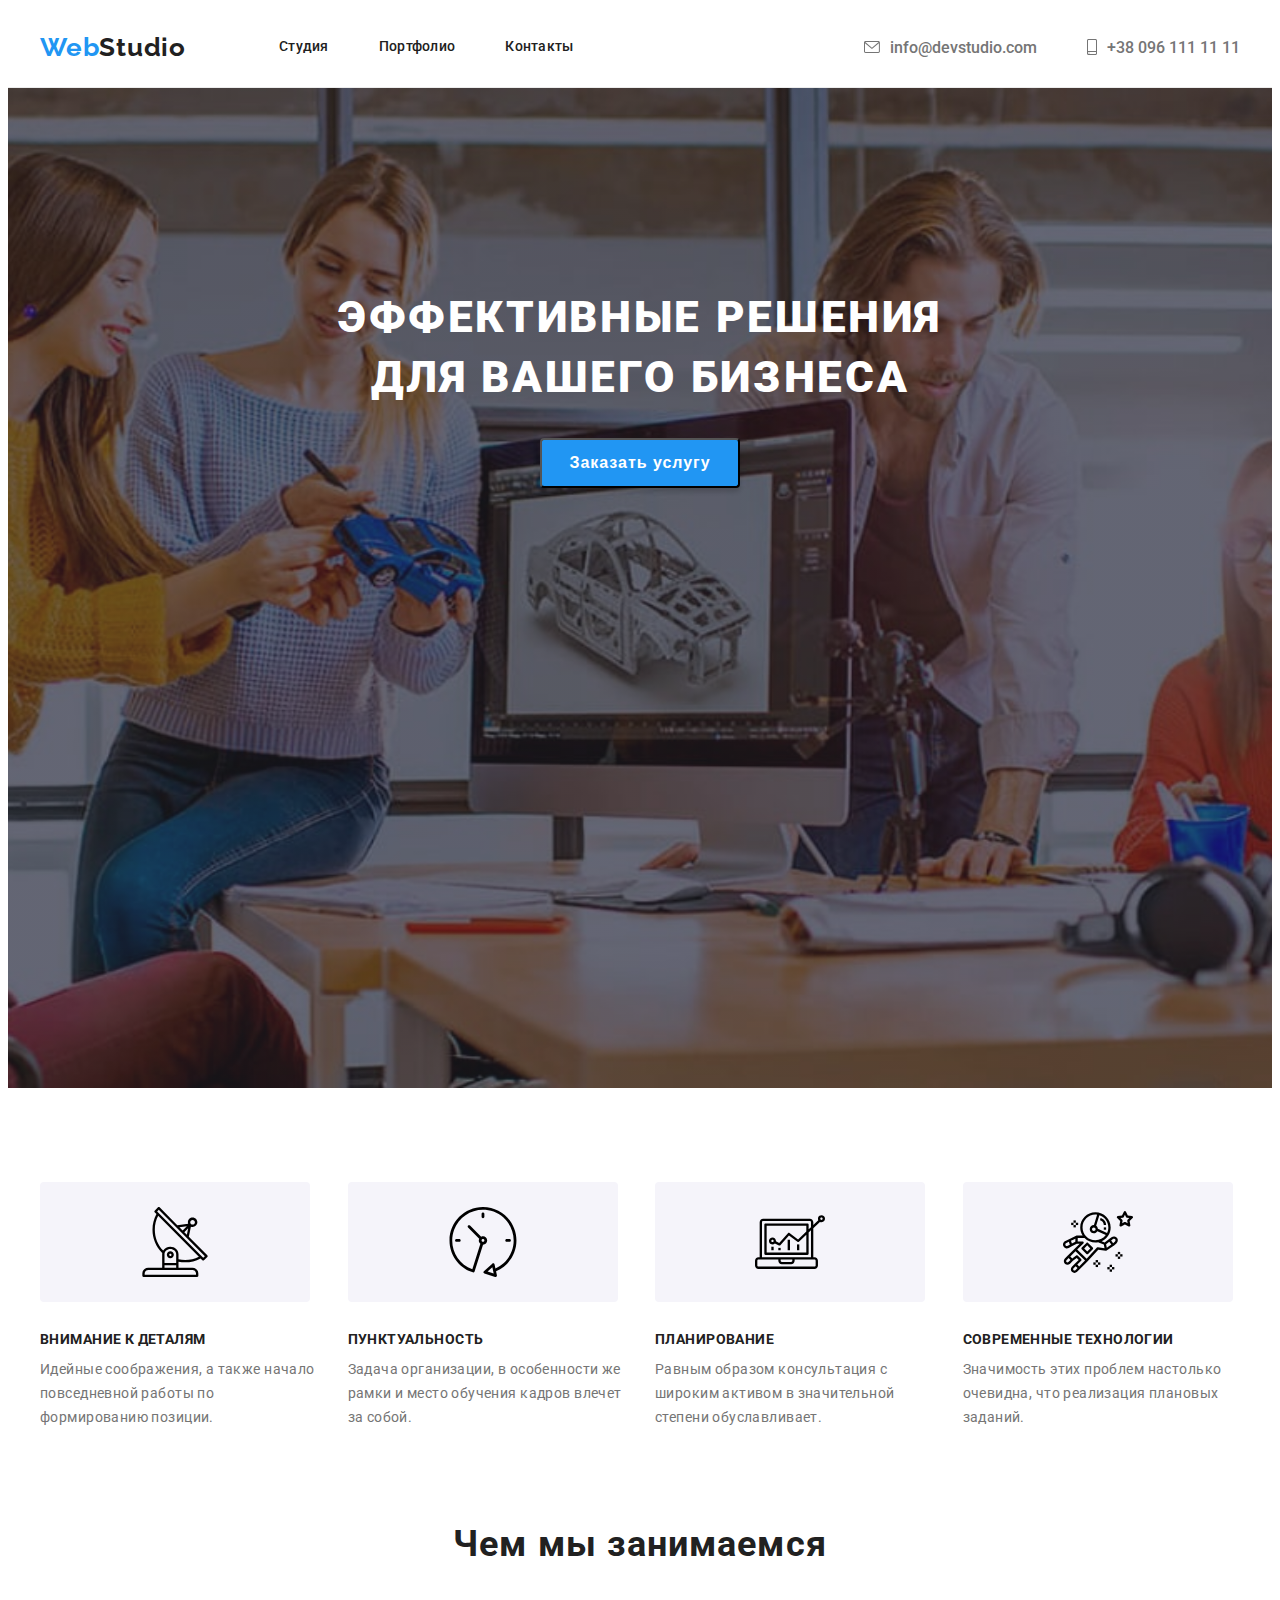
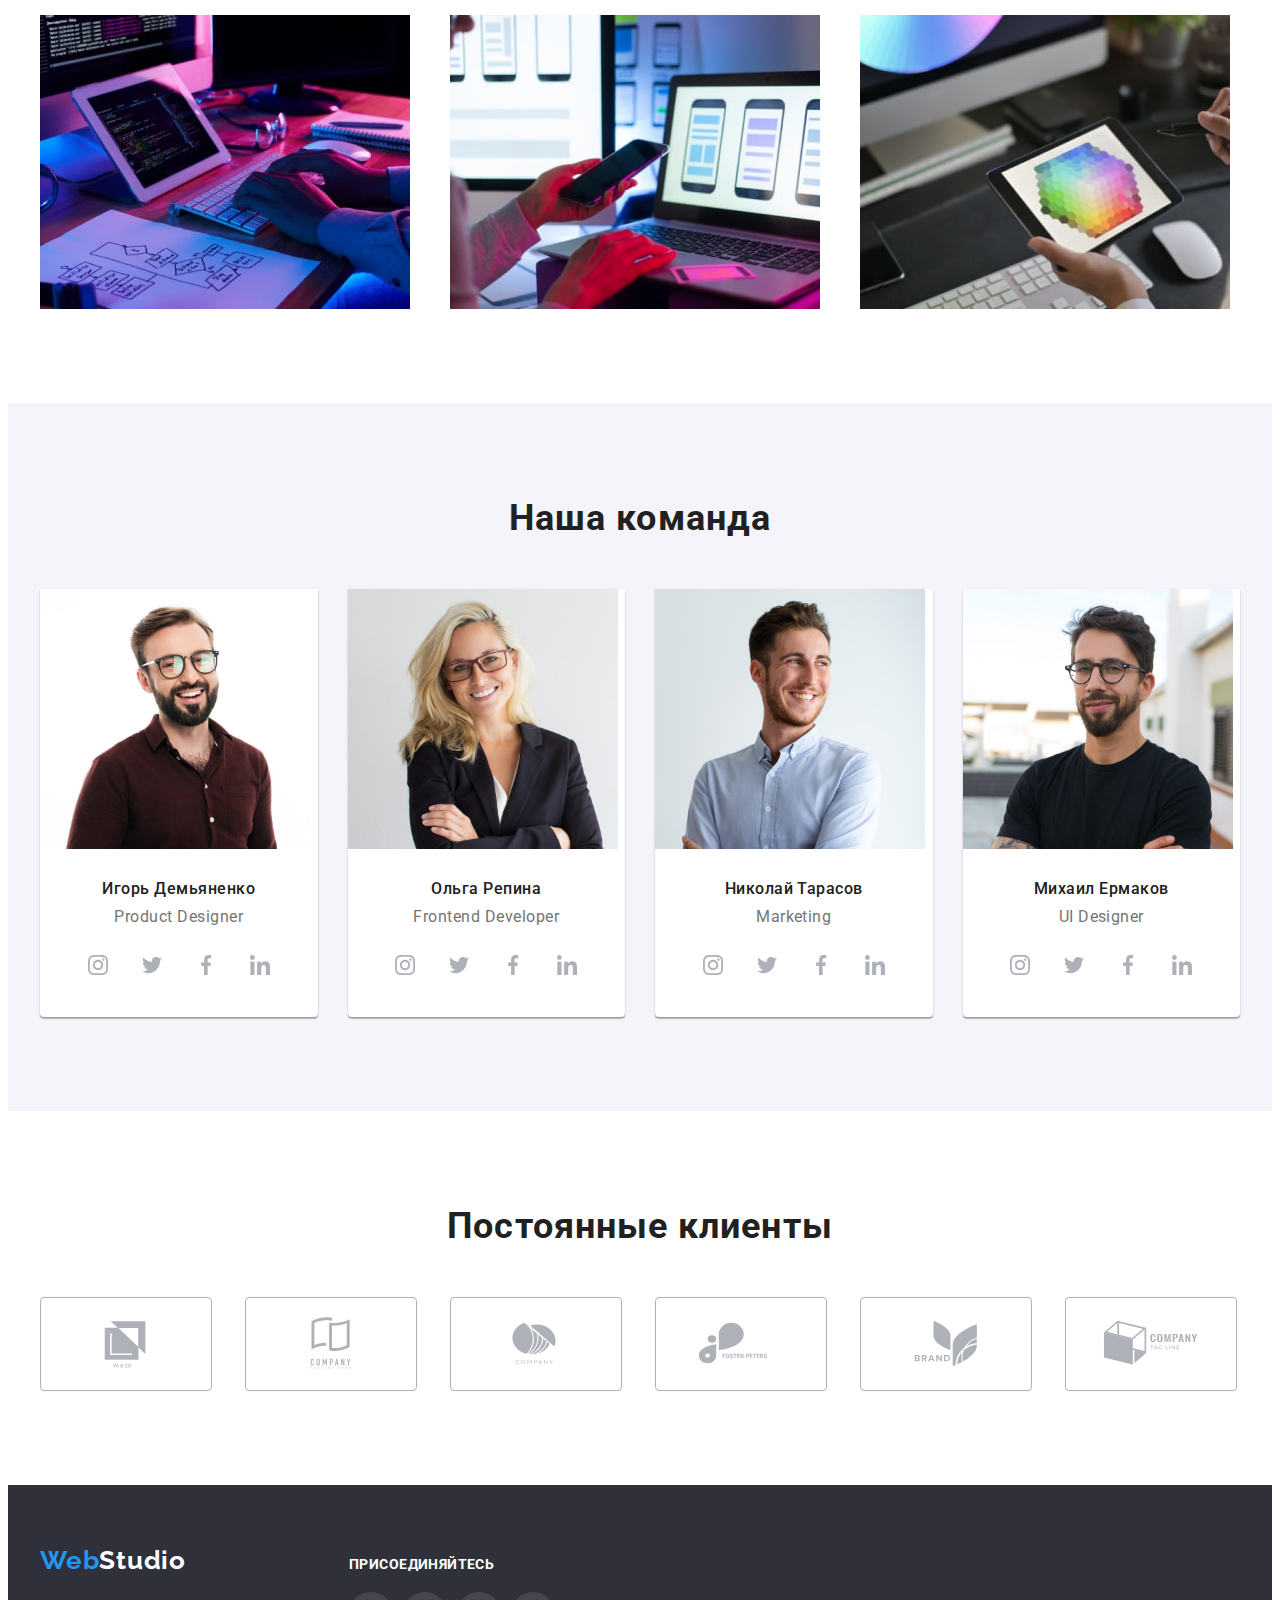
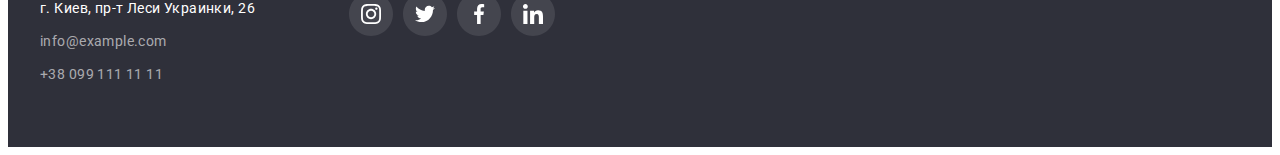
<file: index.html>
<!DOCTYPE html>
<html lang="en">
  <head>
    <meta charset="UTF-8" />
    <meta http-equiv="X-UA-Compatible" content="IE=edge" />
    <meta name="viewport" content="width=device-width, initial-scale=1.0" />
    <title>Главная</title>
    <link
      rel="stylesheet"
      href="https://cdnjs.cloudflare.com/ajax/libs/modern-normalize/1.1.0/modern-normalize.min.css"
      integrity="sha512-wpPYUAdjBVSE4KJnH1VR1HeZfpl1ub8YT/NKx4PuQ5NmX2tKuGu6U/JRp5y+Y8XG2tV+wKQpNHVUX03MfMFn9Q=="
      crossorigin="anonymous"
      referrerpolicy="no-referrer"
    />
    <link
      href="https://fonts.googleapis.com/css2?family=Raleway:wght@700&family=Roboto:wght@400;500;700;900&display=swap"
      rel="stylesheet"
    />
    <link rel="stylesheet" href="./css/styles.css" />
  </head>
  <body class="body">
    <header class="page-header">
      <div class="container page-header-container">
        <nav class="nav">
          <a href="" class="logo">Web<span class="logo-item">Studio</span></a>
          <ul class="nav_list">
            <li class="main_item"><a href="" class="current">Студия</a></li>
            <li class="main_item"><a href="./portfolio.html" class="link">Портфолио</a></li>
            <li class="main_item"><a href="" class="nav_link_contact">Контакты</a></li>
          </ul>
        </nav>
        <ul class="nav_link">
                    <li class="nav_main">
            <a class="nav_link_item" href="mailto:info@devstudio.com"> 
               <svg class="nav_mail_icon">
              <use href="./images/icons.svg.svg#icon-mail-1"></use>
            </svg>
            info@devstudio.com</a>
          </li>
                    <li class="nav_main">
            <a class="nav_link_item" href="tel:+380961111111">
                                      <svg class="nav_phone_icon">
              <use href="./images/icons.svg.svg#icon-smartphone-1"></use>
            </svg>
              +38 096 111 11 11</a>
          </li>

        </ul>
      </div>
    </header>

    <main>
      <!-- hero-->
      <section class="hero overlay">
        <div class="container">
          <h1 class="hero-title">Эффективные решения для вашего бизнеса</h1>
          <button type="button" class="button">Заказать услугу</button>
        </div>
      </section>

      <!-- section -->
      <section class="section">
        <div class="container">
          <h2 class="visually-hidden">Качества</h2>

          <ul class="features">
            <li class="features_list">
              <div class="features-icon">
              <svg  width="70" height="70">
                <use href="./images/icons.svg.svg#icon-antenna"></use>
              </svg>
              </div>
              <h3 class="features_title">Внимание к деталям</h3>
              <p class="content">
                Идейные соображения, а также начало повседневной работы по формированию позиции.
              </p>
            </li>

            <li class="features_list">
              <div class="features-icon">             
              <svg  width="70" height="70" >
                <use href="./images/icons.svg.svg#icon-clock"></use>
              </svg>
             </div>
              <h3 class="features_title">Пунктуальность</h3>
              <p class="content">
                Задача организации, в особенности же рамки и место обучения кадров влечет за собой.
              </p>
            </li>

            <li class="features_list">
              <div class="features-icon">
              <svg  width="70" height="70">
                <use href="./images/icons.svg.svg#icon-diagram"></use>
              </svg>
            </div>
              <h3 class="features_title">Планирование</h3>
              <p class="content">
                Равным образом консультация с широким активом в значительной степени обуславливает.
              </p>
            </li>

            <li class="features_list">
              <div class="features-icon">
              <svg  width="70" height="70">
                <use href="./images/icons.svg.svg#icon-astronaut"></use>
              </svg>
              </div>
              <h3 class="features_title">Современные технологии</h3>
              <p class="content">
                Значимость этих проблем настолько очевидна, что реализация плановых заданий.
              </p>
            </li>
          </ul>
        </div>
      </section>
      <!-- gallery-->
      <section class="section gallery">
        <div class="container">
          <h2 class="gallery__list">Чем мы занимаемся</h2>
          <ul class="gallery_item">
            <li class="gallery_item_img">
              <img class="img" src="images/img_1-min.jpg" alt="Создание" width="370" height="294" />
            </li>

            <li class="gallery_item_img">
              <img
                class="img"
                src="images/img_2-min.jpg"
                alt="Мультиплатформа"
                width="370"
                height="294"
              />
            </li>

            <li class="gallery_item_img">
              <img
                class="img"
                src="images/img_3-min.jpg"
                alt="Готовый_продукт"
                width="370"
                height="294"
              />
            </li>
          </ul>
        </div>
      </section>
      <!-- user-->
      <section class="section user">
        <div class="container">
          <h2 class="user_title">Наша команда</h2>
          <ul class="user_list">
            <li class="user_img">
              <img
                class="img"
                src="images/img_4-min.jpg"
                alt="images_img_4.jpg"
                width="270"
                height="260"
              />
              <div class="user_title_text">
                <h3 class="user_title_name">Игорь Демьяненко</h3>
                <p class="user_item">Product Designer</p>
                <ul class="user_icon">
                  <li class="user_icon_list">
                    <a class="user_icon_link"  href="">
                    <svg class="user_icon_insta" width="20" height="20" >
                      <use href="./images/icons.svg.svg#icon-instagram"></use>
                    </svg>
                    </a>
                    
                  </li>
                  <li class="user_icon_list">
                    <a class="user_icon_link" href="">
                    <svg class="user_icon_insta" width="20" height="20">
                      <use href="./images/icons.svg.svg#icon-twitter"></use>
                    </svg>
                    </a>
                  </li class="user_icon_list">
                  <li class="user_icon_list">
                    <a class="user_icon_link" href="">
                    <svg class="user_icon_insta" width="20" height="20">
                      <use href="./images/icons.svg.svg#icon-facebook"></use>
                    </svg>
                    </a>
                  </li>
                  <li class="user_icon_list">
                    <a class="user_icon_link" href="">
                    <svg class="user_icon_insta" width="20" height="20">
                      <use href="./images/icons.svg.svg#icon-linkedin"></use>
                    </svg>
                    </a>
                  </li>
                </ul>
              </div>
            </li>

            <li class="user_img">
              <img
                class="img"
                src="images/img_5-min.jpg"
                alt="images_img_5"
                width="270"
                height="260"
              />
              <div class="user_title_text">
                <h3 class="user_title_name">Ольга Репина</h3>
                <p class="user_item">Frontend Developer</p>
                <ul class="user_icon">
                  <li class="user_icon_list">
                    <a class="user_icon_link"  href="">
                    <svg class="user_icon_insta" width="20" height="20" >
                      <use href="./images/icons.svg.svg#icon-instagram"></use>
                    </svg>
                    </a>
                    
                  </li>
                  <li class="user_icon_list">
                    <a class="user_icon_link" href="">
                    <svg class="user_icon_insta" width="20" height="20">
                      <use href="./images/icons.svg.svg#icon-twitter"></use>
                    </svg>
                    </a>
                  </li class="user_icon_list">
                  <li class="user_icon_list">
                    <a class="user_icon_link" href="">
                    <svg class="user_icon_insta" width="20" height="20">
                      <use href="./images/icons.svg.svg#icon-facebook"></use>
                    </svg>
                    </a>
                  </li>
                  <li class="user_icon_list">
                    <a class="user_icon_link" href="">
                    <svg class="user_icon_insta" width="20" height="20">
                      <use href="./images/icons.svg.svg#icon-linkedin"></use>
                    </svg>
                    </a>
                  </li>
                </ul>

              </div>
            </li>

            <li class="user_img">
              <img
                class="img"
                src="images/img_6-min.jpg"
                alt="images_im_6.jpg"
                width="270"
                height="260"
              />
              <div class="user_title_text">
                <h3 class="user_title_name">Николай Тарасов</h3>
                <p class="user_item">Marketing</p>
                <ul class="user_icon">
                  <li class="user_icon_list">
                    <a class="user_icon_link"  href="">
                    <svg class="user_icon_insta" width="20" height="20" >
                      <use href="./images/icons.svg.svg#icon-instagram"></use>
                    </svg>
                    </a>
                    
                  </li>
                  <li class="user_icon_list">
                    <a class="user_icon_link" href="">
                    <svg class="user_icon_insta" width="20" height="20">
                      <use href="./images/icons.svg.svg#icon-twitter"></use>
                    </svg>
                    </a>
                  </li class="user_icon_list">
                  <li class="user_icon_list">
                    <a class="user_icon_link" href="">
                    <svg class="user_icon_insta" width="20" height="20">
                      <use href="./images/icons.svg.svg#icon-facebook"></use>
                    </svg>
                    </a>
                  </li>
                  <li class="user_icon_list">
                    <a class="user_icon_link" href="">
                    <svg class="user_icon_insta" width="20" height="20">
                      <use href="./images/icons.svg.svg#icon-linkedin"></use>
                    </svg>
                    </a>
                  </li>
                </ul>

              </div>
            </li>

            <li class="user_img">
              <img
                class="img"
                src="images/img_7-min.jpg"
                alt="images_img_8.jpg"
                width="270"
                height="260"
              />
              <div class="user_title_text">
                <h3 class="user_title_name">Михаил Ермаков</h3>
                <p class="user_item">UI Designer</p>
                <ul class="user_icon">
                  <li class="user_icon_list">
                    <a class="user_icon_link"  href="">
                    <svg class="user_icon_insta" width="20" height="20" >
                      <use href="./images/icons.svg.svg#icon-instagram"></use>
                    </svg>
                    </a>
                    
                  </li>
                  <li class="user_icon_list">
                    <a class="user_icon_link" href="">
                    <svg class="user_icon_insta" width="20" height="20">
                      <use href="./images/icons.svg.svg#icon-twitter"></use>
                    </svg>
                    </a>
                  </li class="user_icon_list">
                  <li class="user_icon_list">
                    <a class="user_icon_link" href="">
                    <svg class="user_icon_insta" width="20" height="20">
                      <use href="./images/icons.svg.svg#icon-facebook"></use>
                    </svg>
                    </a>
                  </li>
                  <li class="user_icon_list">
                    <a class="user_icon_link" href="">
                    <svg class="user_icon_insta" width="20" height="20">
                      <use href="./images/icons.svg.svg#icon-linkedin"></use>
                    </svg>
                    </a>
                  </li>
                </ul>

              </div>
            </li>
          </ul>
        </div>
      </section>
    </main>
      <!-- Clients-->
      <section class="section clients">
        <div class="container">
          <h2 class="user_title clients_title">Постоянные клиенты</h2>
                <ul class="user_icon">
                  <li class="user_icon_list_clients">
                    <a class="user_icon_link_clients" href="">
                    <svg class="user_icon_clients" width="106" height="60">
                      <use href="./images//icons.svg.svg#icon-Logo"></use>
                    </svg>
                    </a>
                  </li>
                    <li class="user_icon_list_clients">
                    <a class="user_icon_link_clients" href="">
                    <svg class="user_icon_clients" width="106" height="60">
                      <use href="./images//icons.svg.svg#icon-Logo-2"></use>
                    </svg>
                    </a>
                  </li>
                  <li class="user_icon_list_clients">
                    <a class="user_icon_link_clients" href="">
                    <svg class="user_icon_clients" width="106" height="60">
                      <use href="./images//icons.svg.svg#icon-Logo-3"></use>
                    </svg>
                    </a>
                  </li>
                  <li class="user_icon_list_clients">
                    <a class="user_icon_link_clients" href="">
                    <svg class="user_icon_clients" width="106" height="60">
                      <use href="./images//icons.svg.svg#icon-Logo-4"></use>
                    </svg>
                    </a>
                  </li>
                  <li class="user_icon_list_clients">
                    <a class="user_icon_link_clients" href="">
                    <svg class="user_icon_clients" width="106" height="60">
                      <use href="./images//icons.svg.svg#icon-Logo-5"></use>
                    </svg>
                    </a>
                  </li>
                  <li class="user_icon_list_clients">
                    <a class="user_icon_link_clients" href="">
                    <svg class="user_icon_clients" width="106" height="60">
                      <use href="./images//icons.svg.svg#icon-Logo-6"></use>
                    </svg>
                    </a>
                  </li>

                  </ul>
         </div>
      </section>

    <!--footer-->
    <footer class="footer">
      <div class="container footer_icon_r">
        <div>
        <a href="" class="logo">Web<span class="logo-footer">Studio</span></a>
        <address class="address">
          <ul class="address_nav_list">
            <li class="footer_list_nav">
              <a
                class="navi_link"
                href="https://goo.gl/maps/mkALe1oLYoHMcCds9"
                target="_blank"
                rel="noopener noreferrer"
                >г. Киев, пр-т Леси Украинки, 26</a
              ><br />
            </li>
            <li class="footer_list_nav">
              <a class="nav_item" href="mailto:info@example.com">info@example.com</a><br />
            </li>
            <li class="footer_list_nav">
              <a class="nav_item" href="tel:+380991111111">+38 099 111 11 11</a>
            </li>
          </ul>
        </address>
        </div>
                  <div class="footer_icon">
                    <h3 class="title_footer_link">присоединяйтесь</h3>
                    <ul class="user_icon_footer">
                      <li class="user_icon_list">
                        <a class="user_icon_link footer_svg" href="">
                          <svg class="user_icon_svg" width="44" height="44">
                            <use href="./images/icons.svg.svg#icon-footer-insta-1"></use>
                          </svg>
                        </a>
                      </li>
                      <li class="user_icon_list">
                        <a class="user_icon_link footer_svg" href="">
                          <svg class="user_icon_svg" width="44" height="44">
                            <use href="./images/icons.svg.svg#icon-tvit-footer-1"></use>
                          </svg>
                        </a>
                      </li">
                      <li class="user_icon_list">
                        <a class="user_icon_link footer_svg" href="">
                          <svg class="user_icon_svg facebook" width="44" height="44">
                            <use href="./images/icons.svg.svg#icon-f-footer-1"></use>
                          </svg>
                        </a>
                      </li>
                      <li class="user_icon_list">
                        <a class="user_icon_link footer_svg" href="">
                          <svg class="user_icon_svg" width="44" height="44">
                            <use href="./images/icons.svg.svg#icon-in-footer-1"></use>
                          </svg>
                        </a>
                      </li>
                    </ul>
                  </div>
        </div>
    </footer>
  </body>
</html>
</file>
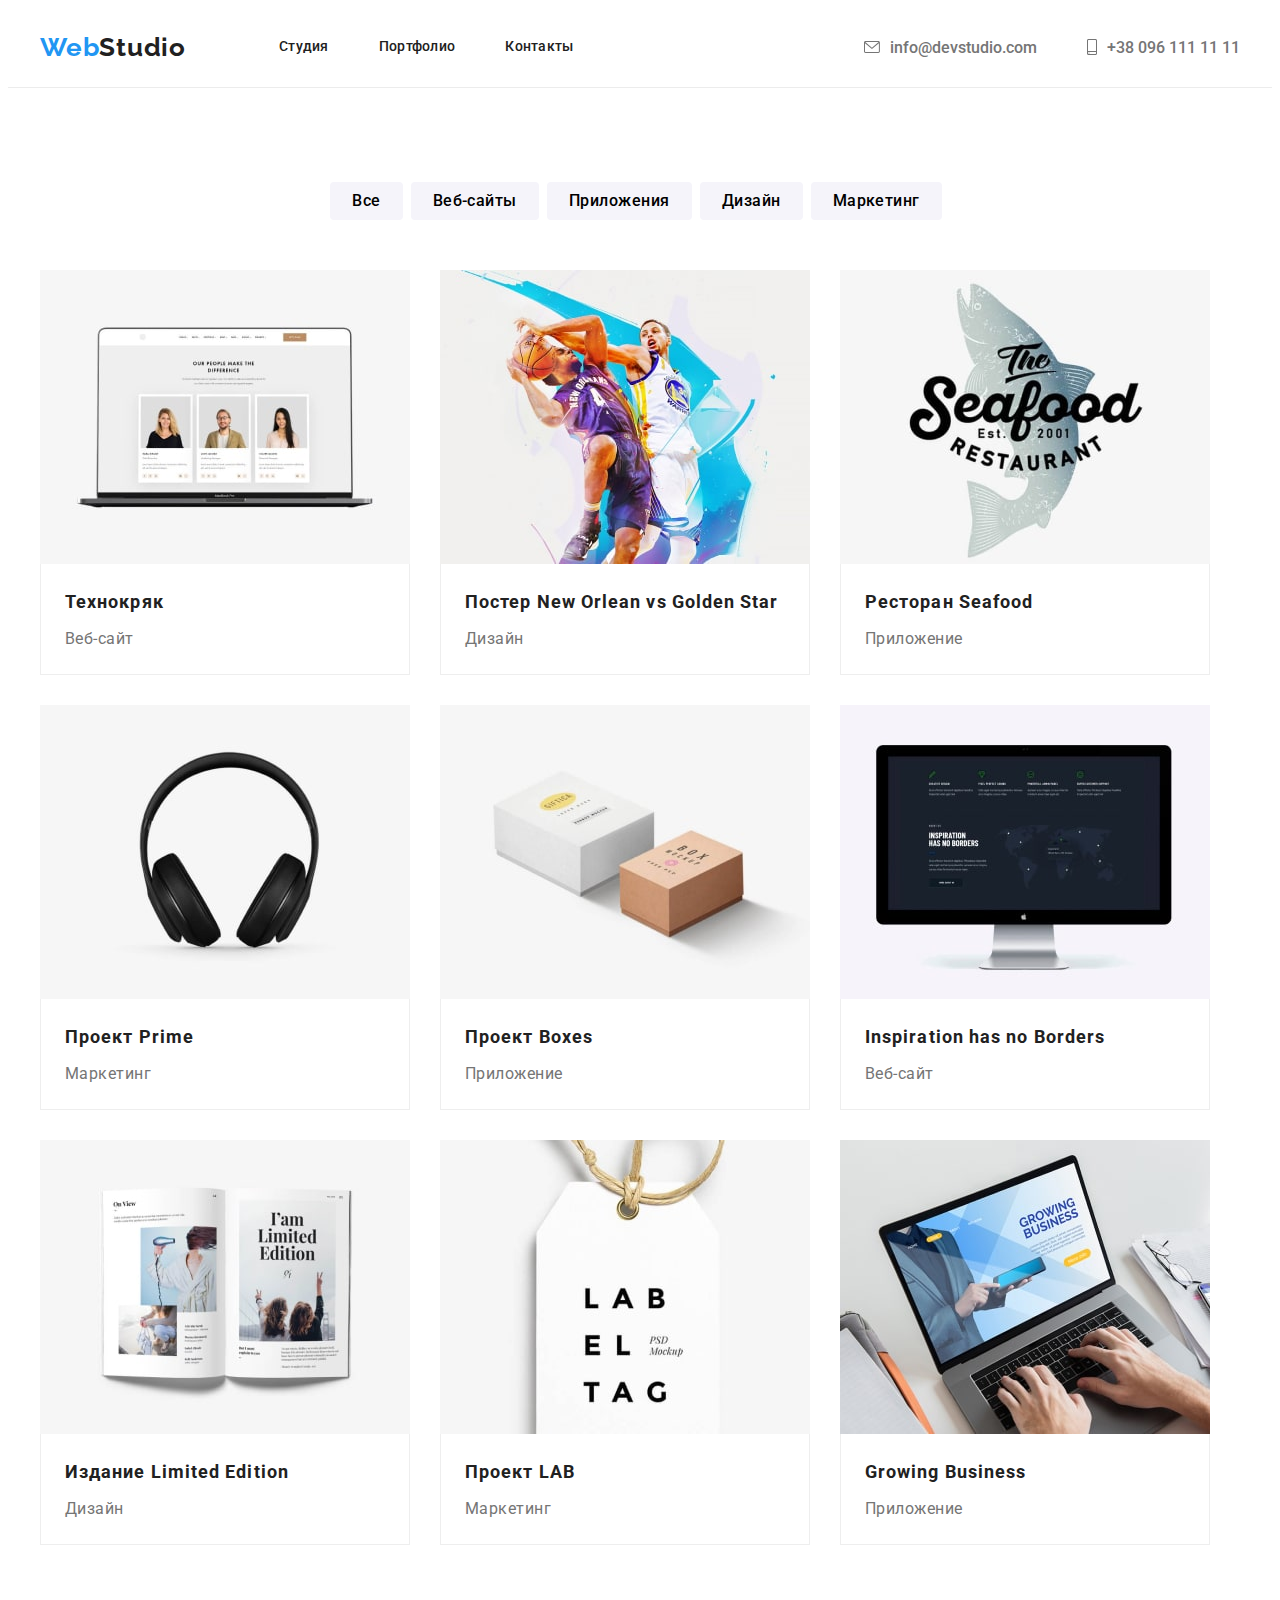
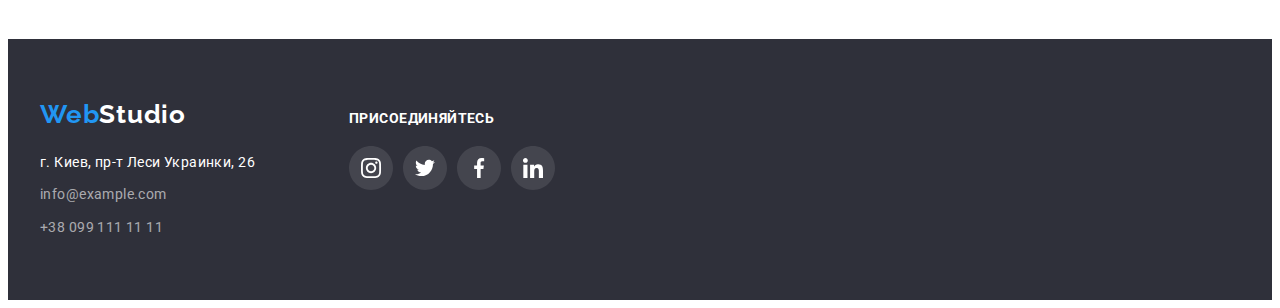
<file: portfolio.html>
<!DOCTYPE html>
<html lang="en">
  <head>
    <meta charset="UTF-8" />
    <meta http-equiv="X-UA-Compatible" content="IE=edge" />
    <meta name="viewport" content="width=device-width, initial-scale=1.0" />
    <title>Главная</title>
    <link
      rel="stylesheet"
      href="https://cdnjs.cloudflare.com/ajax/libs/modern-normalize/1.1.0/modern-normalize.min.css"
      integrity="sha512-wpPYUAdjBVSE4KJnH1VR1HeZfpl1ub8YT/NKx4PuQ5NmX2tKuGu6U/JRp5y+Y8XG2tV+wKQpNHVUX03MfMFn9Q=="
      crossorigin="anonymous"
      referrerpolicy="no-referrer"
    />
    <link
      href="https://fonts.googleapis.com/css2?family=Raleway:wght@700&family=Roboto:wght@400;500;700;900&display=swap"
      rel="stylesheet"
    />
    <link rel="stylesheet" href="./css/styles.css" />
  </head>
  <!-- Head-->
  <body class="body">
    <header class="page-header">
      <div class="container page-header-container">
        <nav class="nav">
          <a href="" class="logo">Web<span class="logo-item">Studio</span></a>
          <ul class="nav_list">
            <li class="main_item"><a href="./index.html" class="link">Студия</a></li>
            <li class="main_item"><a href="" class="current">Портфолио</a></li>
            <li class="main_item"><a href="" class="nav_link_contact">Контакты</a></li>
          </ul>
        </nav>
        <ul class="nav_link">
          <li class="nav_main">
            <a class="nav_link_item" href="mailto:info@devstudio.com"> 
               <svg class="nav_mail_icon">
              <use href="./images/icons.svg.svg#icon-mail-1"></use>
            </svg>
            info@devstudio.com</a>
          </li>
          <li class="nav_main">
            <a class="nav_link_item" href="tel:+380961111111">
                                      <svg class="nav_phone_icon">
              <use href="./images/icons.svg.svg#icon-smartphone-1"></use>
            </svg>
              +38 096 111 11 11</a>
          </li>
        </ul>
      </div>
    </header>
    <main>
      <!-- main -->
      <section class="section main">
        <div class="container">
          <h1 class="visually-hidden">main</h1>
          <ul class="button_portfolio">
            <li class="button_portfolio_content">
              <button class="button_text" type="button">Все</button>
            </li>
            <li class="button_portfolio_content">
              <button class="button_text" type="button">Веб-сайты</button>
            </li>
            <li class="button_portfolio_content">
              <button class="button_text" type="button">Приложения</button>
            </li>
            <li class="button_portfolio_content">
              <button class="button_text" type="button">Дизайн</button>
            </li>
            <li class="button_portfolio_content">
              <button class="button_text" type="button">Маркетинг</button>
            </li>
          </ul>
          <ul class="portfolio_main">
            <li class="portfolio_main_item">
              <a class="portfolio_main_item_link" href="">
              <img
                class="img"
                src="./images/project-1-min.jpg"
                alt="project-1"
                width="370"
                height="294"
              />
              <div class="portfolio_main_card">
                <h2 class="main_title">Технокряк</h2>
                <p class="main_text">Веб-сайт</p>
              </div>
              </a>
            </li>

            <li class="portfolio_main_item">
                            <a class="portfolio_main_item_link" href="">

              <img
                class="img"
                src="./images/project-2-min.jpg"
                alt="project-2"
                width="370"
                height="294"
              />
              <div class="portfolio_main_card">
                <h2 class="main_title">Постер New Orlean vs Golden Star</h2>
                <p class="main_text">Дизайн</p>
              </div>
              </a>
            </li>

            <li class="portfolio_main_item">
                            <a class="portfolio_main_item_link" href="">

              <img
                class="img"
                src="./images/project-3-min.jpg"
                alt="project-3"
                width="370"
                height="294"
              />
              <div class="portfolio_main_card">
                <h2 class="main_title">Ресторан Seafood</h2>
                <p class="main_text">Приложение</p>
              </div>
              </a>
            </li>

            <li class="portfolio_main_item">
                            <a class="portfolio_main_item_link" href="">

              <img
                class="img"
                src="./images/project-4-min.jpg"
                alt="project-4"
                width="370"
                height="294"
              />
              <div class="portfolio_main_card">
                <h2 class="main_title">Проект Prime</h2>
                <p class="main_text">Маркетинг</p>
              </div>
              </a>
            </li>

            <li class="portfolio_main_item">
                            <a class="portfolio_main_item_link" href="">

              <img
                class="img"
                src="./images/project-5-min.jpg"
                alt="project-5"
                width="370"
                height="294"
              />
              <div class="portfolio_main_card">
                <h2 class="main_title">Проект Boxes</h2>
                <p class="main_text">Приложение</p>
              </div>
              </a>
            </li>

            <li class="portfolio_main_item">
                            <a class="portfolio_main_item_link" href="">

              <img
                class="img"
                src="./images/project-6-min.jpg"
                alt="project-6"
                width="370"
                height="294"
              />
              <div class="portfolio_main_card">
                <h2 class="main_title">Inspiration has no Borders</h2>
                <p class="main_text">Веб-сайт</p>
              </div>
              </a>
            </li>

            <li class="portfolio_main_item">
                            <a class="portfolio_main_item_link" href="">

              <img
                class="img"
                src="./images/project-7-min.jpg"
                alt="project-7"
                width="370"
                height="294"
              />
              <div class="portfolio_main_card">
                <h2 class="main_title">Издание Limited Edition</h2>
                <p class="main_text">Дизайн</p>
              </div>
              </a>
            </li>

            <li class="portfolio_main_item">
                            <a class="portfolio_main_item_link" href="">

              <img
                class="img"
                src="./images/project-8-min.jpg"
                alt="project-8"
                width="370"
                height="294"
              />
              <div class="portfolio_main_card">
                <h2 class="main_title">Проект LAB</h2>
                <p class="main_text">Маркетинг</p>
              </div>
              </a>
            </li>

            <li class="portfolio_main_item">
                            <a class="portfolio_main_item_link" href="">

              <img
                class="img"
                src="./images/project-9-min.jpg"
                alt="project-9"
                width="370"
                height="294"
              />
              <div class="portfolio_main_card">
                <h2 class="main_title">Growing Business</h2>
                <p class="main_text">Приложение</p>
              </div>
              </a>
            </li>
          </ul>
        </div>
      </section>
    </main>
    <!--footer-->
  </body>
    <footer class="footer">
      <div class="container footer_icon_r">
        <div>
        <a href="" class="logo">Web<span class="logo-footer">Studio</span></a>
        <address class="address">
          <ul class="address_nav_list">
            <li class="footer_list_nav">
              <a
                class="navi_link"
                href="https://goo.gl/maps/mkALe1oLYoHMcCds9"
                target="_blank"
                rel="noopener noreferrer"
                >г. Киев, пр-т Леси Украинки, 26</a
              ><br />
            </li>
            <li class="footer_list_nav">
              <a class="nav_item" href="mailto:info@example.com">info@example.com</a><br />
            </li>
            <li class="footer_list_nav">
              <a class="nav_item" href="tel:+380991111111">+38 099 111 11 11</a>
            </li>
          </ul>
        </address>
        </div>
                  <div class="footer_icon">
                    <h3 class="title_footer_link">присоединяйтесь</h3>
                    <ul class="user_icon_footer">
                      <li class="user_icon_list">
                        <a class="user_icon_link footer_svg" href="">
                          <svg class="user_icon_svg" width="44" height="44">
                            <use href="./images/icons.svg.svg#icon-footer-insta-1"></use>
                          </svg>
                        </a>
                      </li>
                      <li class="user_icon_list">
                        <a class="user_icon_link footer_svg" href="">
                          <svg class="user_icon_svg" width="44" height="44">
                            <use href="./images/icons.svg.svg#icon-tvit-footer-1"></use>
                          </svg>
                        </a>
                      </li">
                      <li class="user_icon_list">
                        <a class="user_icon_link footer_svg" href="">
                          <svg class="user_icon_svg facebook" width="44" height="44">
                            <use href="./images/icons.svg.svg#icon-f-footer-1"></use>
                          </svg>
                        </a>
                      </li>
                      <li class="user_icon_list">
                        <a class="user_icon_link footer_svg" href="">
                          <svg class="user_icon_svg" width="44" height="44">
                            <use href="./images/icons.svg.svg#icon-in-footer-1"></use>
                          </svg>
                        </a>
                      </li>
                    </ul>
                  </div>
        </div>
    </footer>

</html>
</file>
<file: css/styles.css>
:root {
  --primery-text-color: #212121;
  --title-text-color: #212121;
  --text-color: #757575;
  --accent-color: #2196f3;
  --primary-bg-color: #ffffff;
  --border-img: #eeeeee;
  --portfolio-color-button: #f5f4fa;
  --hero-bgr: #2f303a;
  --rgba-footer: rgba(255, 255, 255, 0.6);
  --page-header: #ececec;
  --border: #afb1b8;
  --fill-footer: rgba(255, 255, 255, 0.1);
  --clients-icon-bg:#AFB1B8; 
}
/* *{outline: 1px solid red;} */
.body {
  background-color: var(--primary-bg-color);
  font-family: 'Roboto', sans-serif;
  color: var(--primery-text-color);
}
a {
  text-decoration: none;
}
ul,
ol {
  list-style: none;
  margin-top: 0;
  margin-bottom: 0;
  padding-left: 0;
}

h1,
h2,
h3,
h4,
p {
  margin-top: 0;
  margin-bottom: 0;
}

.container {
  width: 1200px;
  margin-left: auto;
  margin-right: auto;
  padding-left: 15px;
  padding-right: 15px;
}
.page-header-container {
  display: flex;
  align-items: center;
  justify-content: space-between;
}

.page-header {
  padding-top: 24px;
  padding-bottom: 24px;
  border-bottom: 1px solid var(--page-header);
}
.nav_list {
  display: flex;
  align-items: center;
}
.nav_link {
  display: flex;
  align-items: center;
}

/* logo */
.logo,
.logo-item,
.logo-footer {
  font-style: normal;
  text-decoration: none;
  font-family: 'Raleway';
  font-weight: 700;
  font-size: 26px;
  line-height: 1.19;
  letter-spacing: 0.03em;
}

.logo {
  color: var(--accent-color);
  margin-right: 93px;
}

.logo-item {
  color: var(--title-text-color);
}
.main_item:not(:last-child) {
  margin-right: 50px;
}

/* nav */
.nav {
  display: flex;
  text-decoration: none;
  font-weight: 500;
  font-size: 14px;
  line-height: 1.14;
  letter-spacing: 0.02em;
  color: var(--primery-text-color);
}

.current {
  text-decoration: none;
  color: var(--title-text-color);
}
.current:hover,
.current:focus {
  color: var(--accent-color);
}

/* address */
.nav_link {
  font-weight: 500;
}
.nav_link_item{
  display: flex;
  align-items: center;
  color: var(--text-color);
  margin-left: auto;
}
.nav_link_item:hover,
.nav_link_item:focus {
  color: var(--accent-color);
}
.nav_link_item:hover .nav_mail_icon,
.nav_link_item:focus .nav_mail_icon{
  fill: var(--accent-color);
}
.nav_link_item:hover .nav_phone_icon,
.nav_link_item:focus .nav_phone_icon{
  fill: var(--accent-color);
}

.nav_main:not(:last-child) {
  margin-right: 50px;
}
.nav_list {
  font-style: normal;
  text-decoration: none;
  color: var(--title-text-color);
}
.link,
.nav_link_contact {
  color: var(--title-text-color);
}
.link:hover,
.link:focus {
  color: var(--accent-color);
}
.nav_link_contact:hover,
.nav_link_contact:focus {
  color: var(--accent-color);
}

/* icon-mail */

.nav_mail_icon{
  display: inline-block;
  align-items: center;
  content: '';
  width: 16px;
  height: 12px;
  margin-right: 10px;
  background-size: contain;
  background-repeat: no-repeat;
  background-position: center;
  fill: var(--text-color);
}

/* icon_phone */
.nav_phone_icon {
  display: inline-block;
  content: '';
  width: 10px;
  height: 16px;
  margin-right: 10px;
  background-size: contain;
  background-repeat: no-repeat;
  background-position: center;
    fill: var(--text-color);
}

/* hero */
.hero {
  text-align: center;
  padding-top: 200px;
  padding-bottom: 200px;
}
.overlay {
  max-width: 1600px;
  height: 600px;
  margin-left: auto;
  margin-right: auto;
  background-color: var(--hero-bgr);
  background-image: linear-gradient(rgba(47, 48, 58, 0.4),rgba(47, 48, 58, 0.4)), url(../images/Img\ header-min.jpg);
  background-size: cover;
  background-repeat: no-repeat;
  background-position: center;
}

.hero-title {
  width: 696px;
  margin-right: auto;
  margin-left: auto;
  margin-bottom: 30px;

  font-weight: 900;
  font-size: 44px;
  line-height: 1.36;
  text-align: center;
  letter-spacing: 0.06em;
  text-transform: uppercase;
  color: var(--primary-bg-color);
}

.features_title {
  margin-bottom: 10px;

  font-weight: 700;
  font-size: 14px;
  line-height: 1.14;
  letter-spacing: 0.03em;
  text-transform: uppercase;
  color: var(--title-text-color);
}
.features-icon {
  display: flex;
  justify-content: center;
  align-items: center;
  content: '';
  width: 270px;
  height: 120px;
  border-radius: 4px;
  margin-bottom: 30px;
  background-size: contain;
  background-repeat: no-repeat;
  background-position: center;
  background: var(--portfolio-color-button);
}
/* button */
.button {
  width: 200px;
  height: 50px;

  font-weight: 700;
  font-size: 16px;
  line-height: 1.87;
  letter-spacing: 0.06em;
  box-shadow: 0px 4px 4px rgba(0, 0, 0, 0.15);
  border-radius: 4px;
  background-color: var(--accent-color);
  color: var(--primary-bg-color);
  cursor: pointer;
}

/* section */
.section {
  padding-top: 94px;
  padding-bottom: 94px;
}
.visually-hidden {
  position: absolute;
  width: 1px;
  height: 1px;
  margin: -1px;
  border: 0;
  padding: 0;
  white-space: nowrap;
  clip-path: inset(100%);
  clip: rect(0 0 0 0);
  overflow: hidden;
}
.features {
  display: flex;
}
.features_list:not(:last-child) {
  margin-right: 30px;
}
.features_list {
  flex-basis: calc((100% - 90px) / 4);
}
/* gallery */
.gallery{
  padding-top: 0px;
}
.gallery_item {
  display: flex;
  margin-top: 50px;
}
.gallery_item_img:not(:last-child) {
  margin-right: 30px;
}
.gallery_item_img {
  flex-basis: calc((100% - 60px) / 3);
  display: block;
  max-width: 100%;
  height: auto;
}
.gallery__list {
  text-align: center;
  font-weight: 700;
  font-size: 36px;
  line-height: 1.16;
  color: var(--title-text-color);
  letter-spacing: 0.03em;
}
.user_title {
  font-weight: 700;
  font-size: 36px;
  line-height: 1.16;
  color: var(--title-text-color);
  letter-spacing: 0.03em;
}
.content {
  font-weight: 400;
  font-size: 14px;
  line-height: 1.71;
  letter-spacing: 0.03em;
  color: var(--text-color);
}

/* user */
.user {
  background-color: var(--portfolio-color-button);
}
.user_list {
  display: flex;
  margin-top: 50px;
}
.user_img {
  box-shadow: 0px 1px 3px rgba(0, 0, 0, 0.12), 0px 1px 1px rgba(0, 0, 0, 0.14),
    0px 2px 1px rgba(0, 0, 0, 0.2);
  border-radius: 0px 0px 4px 4px;
  flex-basis: calc((100% - 90px) / 4);
  background-color: var(--primary-bg-color);
}
.user_img:not(:last-child) {
  margin-right: 30px;
}
.user_title {
  font-family: 'Roboto';
  font-style: normal;
  font-weight: 700;
  font-size: 36px;
  line-height: 42px;
  text-align: center;
  letter-spacing: 0.03em;
  color: var(--primery-text-color);
}
.user_title_text {
  padding-top: 30px;
  padding-bottom: 30px;
}
.user_title_name {
  font-family: 'Roboto';
  font-style: normal;
  font-weight: 500;
  font-size: 16px;
  line-height: 19px;
  text-align: center;
  letter-spacing: 0.03em;
  color: var(--primery-text-color);
}
.user_item {
  margin-top: 10px;
  margin-bottom: 16px;
  font-weight: 400;
  font-size: 16px;
  line-height: 1.18;
  text-align: center;
  letter-spacing: 0.03em;
  color: var(--text-color);
}

.img {
  display: block;
  max-width: 100%;
  height: auto;
}
/* icon_user */
.user_icon {
  display: flex;
  justify-content: center;
}
.user_icon_list:not(:last-child) {
  margin-right: 10px;
}
.user_icon_link {
  display: flex;
  box-shadow: none;
  width: 44px;
  height: 44px;
  align-items: center;
  justify-content: center;
  border-radius: 50%;
}
.user_icon_link:hover,
.user_icon_link:focus{
  background-color: var(--accent-color);
}
.user_icon_link:hover .user_icon_insta,
.user_icon_link:focus .user_icon_insta {
  fill: var(--primary-bg-color);}
.user_icon_insta {
  fill: var(--clients-icon-bg);
}
.user_icon_insta:hover,
.user_icon_insta:focus{
  fill: var(--accent-color);
}

/* clients */
.user_icon_list_clients {
  flex-basis: calc((100% - 150px) / 6);
}
.user_icon_list_clients:not(:last-child) {
  margin-right: 30px;
}
.user_icon_link_clients {
  display: flex;
  width: 170px;
  height: 92px;
  align-items: center;
  justify-content: center;
  border: 1px solid var(--border);
  border-radius: 4px;
}
/* .user_icon_link_clients:hover,
.user_icon_link_clients:focus {
  border: 1px solid var(--accent-color);
  border-radius: 4px;
} */

.user_icon_link_clients:hover,
.user_icon_link_clients:focus {
  border: 1px solid var(--accent-color);
  border-radius: 4px;
}
.clients_title {
  margin-bottom: 50px;
}
.user_icon_clients{
  fill: var(--clients-icon-bg);
}
.user_icon_link_clients:hover .user_icon_clients,
.user_icon_clients:focus .user_icon_link_clients{
fill: var(--accent-color);
}

/* footer */
.footer {
  padding-top: 60px;
  padding-bottom: 60px;
  background-color: var(--hero-bgr);
}
.address_nav_list {
  font-style: normal;
  text-decoration: none;
  color: var(--text-color);
}
.address {
  margin-top: 20px;
}
.footer_list_nav:not(:last-child) {
  margin-bottom: 9px;
}
.footer_icon_r {
  display: flex;
  align-items: baseline;
}

.navi_link,
.footer {
  font-style: normal;
  text-decoration: none;
  font-size: 14px;
  line-height: 1.71;
  letter-spacing: 0.03em;
  color: var(--primary-bg-color);
}
.navi_link:hover,
.navi_link:focus {
  color: var(--accent-color);
}

.logo-footer {
  font-style: normal;
  text-decoration: none;
  color: var(--primary-bg-color);
}
.nav_item {
  color: var(--rgba-footer);
}
.nav_item:hover,
.nav_item:focus {
  color: var(--accent-color);
}

.user_icon_footer {
  display: flex;
}
.title_footer_link {
  margin-bottom: 20px;
font-family: 'Roboto';
  font-style: normal;
  font-weight: 700;
  font-size: 14px;
  line-height: 16px;
  letter-spacing: 0.03em;
  text-transform: uppercase;
  color: var(--primary-bg-color);
}

.footer_icon {
  margin-left: 70px;
}
/* fon icon footer */
.footer_svg {
  fill: var(--fill-footer);
}
.footer_svg:hover .user_icon_svg,
.footer_svg:focus .user_icon_svg{
  fill: var(--accent-color);
}


/* -------next-----page----------portfolio------------- */

/* main */
.button_portfolio {
  display: flex;
  flex-direction: row;
  justify-content: center;
  color: var(--primery-text-color);
  background-color: var(--primary-bg-color);
}
.button_portfolio:last-child {
  margin-right: 0;
}
.button_portfolio_content {
  margin-right: 8px;
}
.button_portfolio_content:not(:last-child) {
  margin-right: 8px;
}

.button_text {
  padding-left: 22px;
  padding-top: 6px;
  padding-bottom: 6px;
  padding-right: 22px;
  cursor: pointer;
  background: var(--portfolio-color-button);
  border-radius: 4px;
  font-family: inherit;
  font-weight: 500;
  font-size: 16px;
  line-height: 1.62;
  text-align: center;
  letter-spacing: 0.03em;
  border: #f5f4fa;
}

.button_text:active,
.button_text:hover,
.button_text:focus {
  color: var(--primary-bg-color);
  background-color: var(--accent-color);
  box-shadow: 0px 3px 1px rgba(0, 0, 0, 0.1), 0px 1px 2px rgba(0, 0, 0, 0.08),
    0px 2px 2px rgba(0, 0, 0, 0.12);
}
/* portfolio-main */
.portfolio_main {
  display: flex;
  flex-wrap: wrap;
  flex-basis: calc((100% - 90px) / 3);
  margin-top: 50px;
  margin-right: -30px;
  margin-bottom: -30px;
}
.portfolio_main_item{
  background: var(--primary-bg-color);
  margin-bottom: 30px;
  margin-right: 30px;
  background-color: var(--primary-bg-color);
}
.portfolio_main_item_link{
  display: block;
}
 .portfolio_main_item_link:hover,
 .portfolio_main_item_link:focus{
  box-shadow: 0px 1px 1px rgba(0, 0, 0, 0.12), 0px 4px 4px rgba(0, 0, 0, 0.06),
    1px 4px 6px rgba(0, 0, 0, 0.16);
}

.portfolio_main_card {
  padding-top: 20px;
  padding-bottom: 20px;
  padding-left: 24px;
  padding-right: 24px;
  border: 1px solid var(--border-img);
  border-top: none;
}
/* portfolio_main_item */
.main_title {
  margin-bottom: 4px;

  font-weight: 700;
  font-size: 18px;
  line-height: 2;
  /* identical to box height, or 200% */
  letter-spacing: 0.06em;
  color: var(--primery-text-color);
}
.main_text {
  font-size: 16px;
  line-height: 1.87;
  /* identical to box height, or 188% */
  letter-spacing: 0.03em;
  color: var(--text-color);
}
</file>
